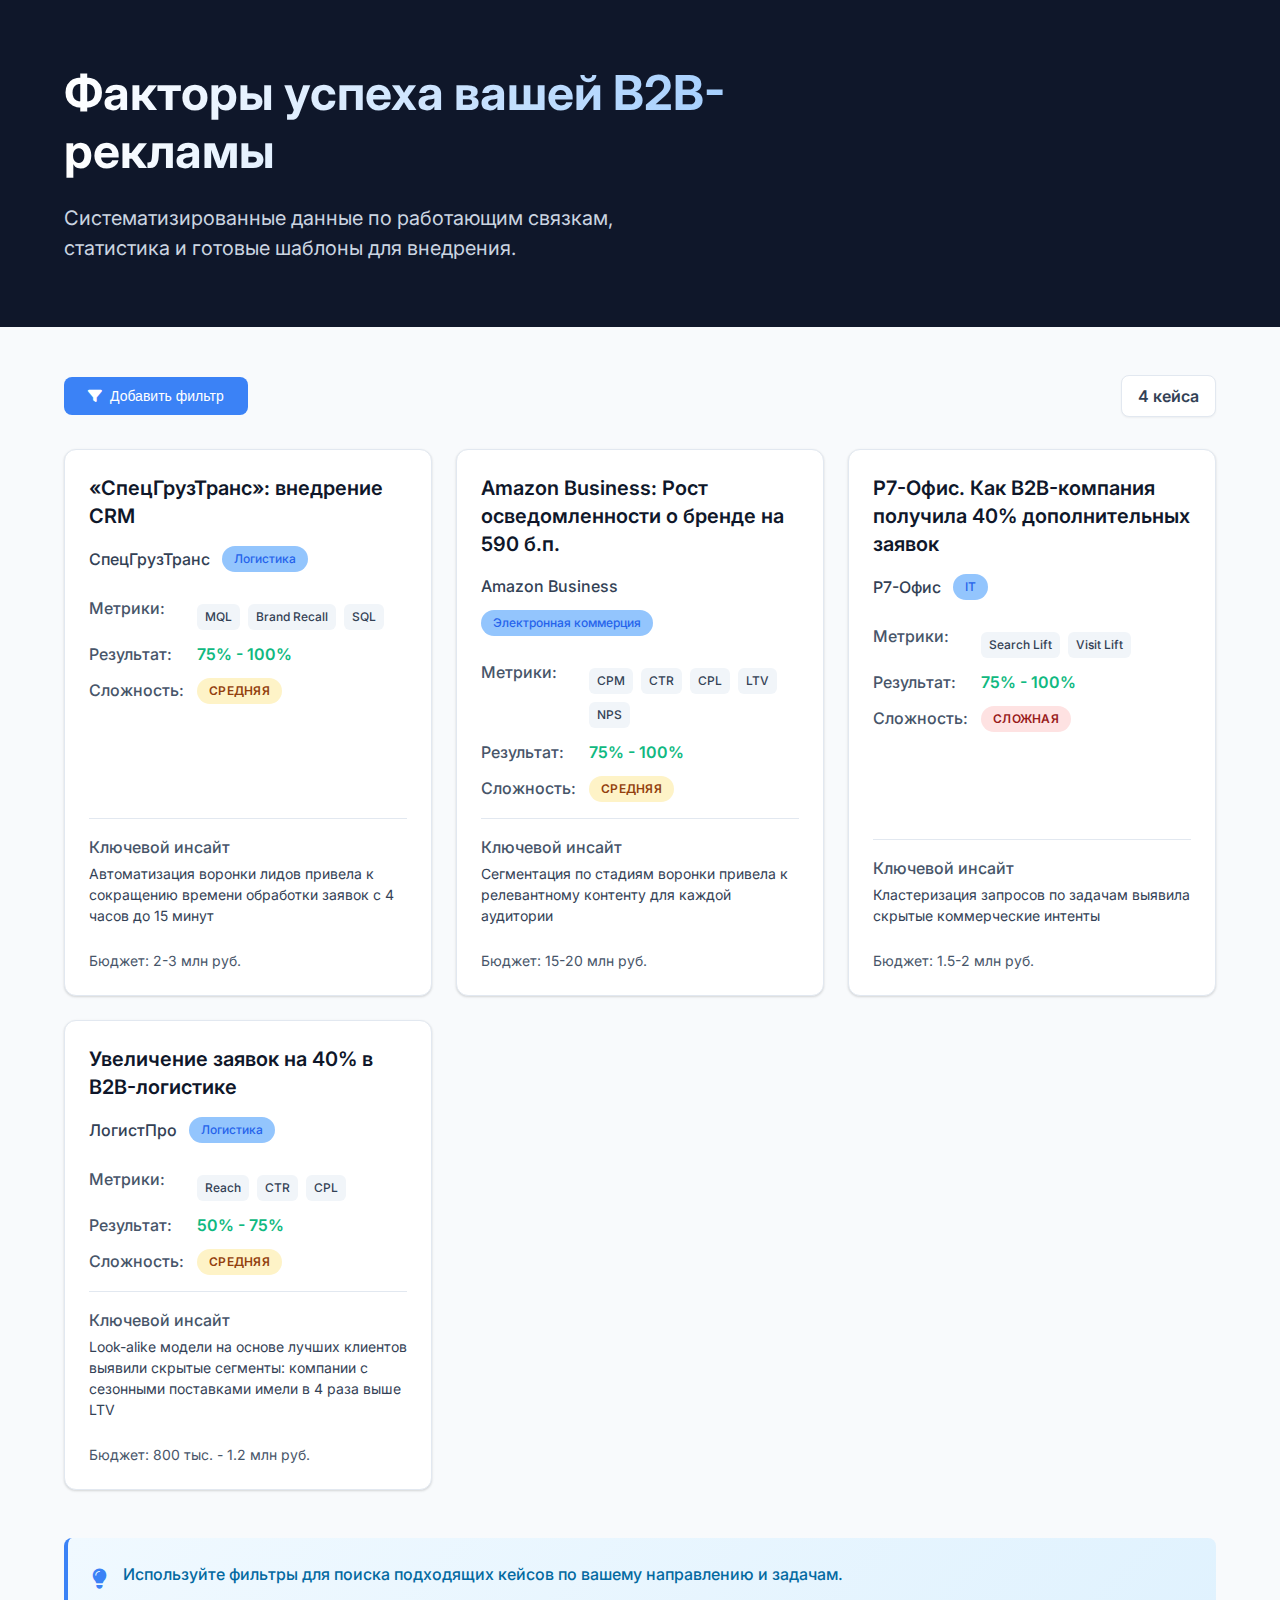
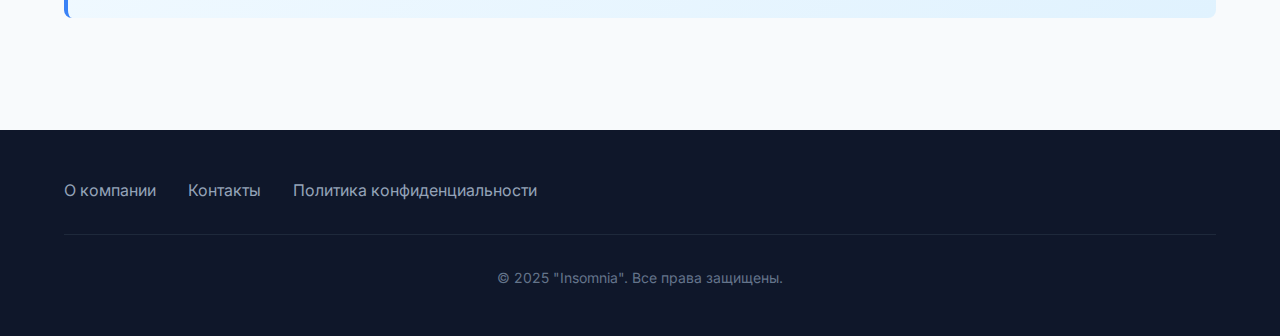
<file: index.html>
<!DOCTYPE html>
<html lang="ru">
<head>
    <meta charset="UTF-8">
    <meta name="viewport" content="width=device-width, initial-scale=1.0">
    <title>Факторы успеха вашей B2B-рекламы</title>
    <link rel="stylesheet" href="style.css">
    <link rel="stylesheet" href="https://cdnjs.cloudflare.com/ajax/libs/font-awesome/6.4.0/css/all.min.css">
    <link href="https://fonts.googleapis.com/css2?family=Inter:wght@300;400;500;600;700&display=swap" rel="stylesheet">
</head>
<body>
    <header class="header">
        <div class="container">
            <div class="header-content">
                <h1 class="header-title">Факторы успеха вашей B2B-рекламы</h1>
                <p class="header-subtitle">Систематизированные данные по работающим связкам, статистика и готовые шаблоны для внедрения.</p>
            </div>
        </div>
    </header>

    <main class="main">
        <div class="container">
            <div class="page-controls">
                <button id="openFilters" class="btn btn-primary">
                    <i class="fas fa-filter"></i> Добавить фильтр
                </button>
                <div class="stats">
                    <span id="casesCount" class="stats-count">4 кейса</span>
                </div>
            </div>

            <div class="cases-grid" id="casesContainer"></div>

            <div class="info-banner">
                <div class="info-icon">
                    <i class="fas fa-lightbulb"></i>
                </div>
                <p>Используйте фильтры для поиска подходящих кейсов по вашему направлению и задачам.</p>
            </div>
        </div>
    </main>

    <footer class="footer">
        <div class="container">
            <div class="footer-content">
                <div class="footer-links">
                    <a href="#" class="footer-link">О компании</a>
                    <a href="#" class="footer-link">Контакты</a>
                    <a href="#" class="footer-link">Политика конфиденциальности</a>
                </div>
                <div class="footer-copyright">
                    <p>© 2025 "Insomnia". Все права защищены.</p>
                </div>
            </div>
        </div>
    </footer>

    <div id="filterModal" class="modal">
        <div class="modal-overlay"></div>
        <div class="modal-container">
            <div class="modal-header">
                <div class="modal-title">
                    <i class="fas fa-sliders-h"></i>
                    <h2>Добавить фильтр</h2>
                </div>
                <button class="modal-close">
                    <i class="fas fa-times"></i>
                </button>
            </div>
            
            <div class="modal-body">
                <div class="filters-grid">
                    <div class="filter-section">
                        <div class="filter-section-header">
                            <i class="fas fa-industry"></i>
                            <h3>Направление деятельности</h3>
                        </div>
                        <div class="filter-options">
                            <label class="filter-option">
                                <input type="checkbox" name="industry" value="IT">
                                <span class="filter-checkbox"></span>
                                <span class="filter-label">IT</span>
                            </label>
                            <label class="filter-option">
                                <input type="checkbox" name="industry" value="Электронная коммерция">
                                <span class="filter-checkbox"></span>
                                <span class="filter-label">Электронная коммерция</span>
                            </label>
                            <label class="filter-option">
                                <input type="checkbox" name="industry" value="Логистика">
                                <span class="filter-checkbox"></span>
                                <span class="filter-label">Логистика</span>
                            </label>
                        </div>
                    </div>

                    <div class="filter-section">
                        <div class="filter-section-header">
                            <i class="fas fa-chart-bar"></i>
                            <h3>Результат</h3>
                        </div>
                        <div class="filter-options">
                            <label class="filter-option">
                                <input type="checkbox" name="result" value="75% - 100%">
                                <span class="filter-checkbox"></span>
                                <span class="filter-label">75% - 100%</span>
                            </label>
                            <label class="filter-option">
                                <input type="checkbox" name="result" value="50% - 75%">
                                <span class="filter-checkbox"></span>
                                <span class="filter-label">50% - 75%</span>
                            </label>
                        </div>
                    </div>

                    <div class="filter-section">
                        <div class="filter-section-header">
                            <i class="fas fa-cogs"></i>
                            <h3>Сложность</h3>
                        </div>
                        <div class="filter-options">
                            <label class="filter-option">
                                <input type="checkbox" name="complexity" value="Низкая">
                                <span class="filter-checkbox"></span>
                                <span class="filter-label">Низкая</span>
                            </label>
                            <label class="filter-option">
                                <input type="checkbox" name="complexity" value="Средняя">
                                <span class="filter-checkbox"></span>
                                <span class="filter-label">Средняя</span>
                            </label>
                            <label class="filter-option">
                                <input type="checkbox" name="complexity" value="Сложная">
                                <span class="filter-checkbox"></span>
                                <span class="filter-label">Сложная</span>
                            </label>
                        </div>
                    </div>

                    <div class="filter-section">
                        <div class="filter-section-header">
                            <i class="fas fa-ruler"></i>
                            <h3>Метрики</h3>
                        </div>
                        <div class="filter-options metrics-grid">
                            <label class="filter-option metric-tooltip" data-tooltip="Лид, готовый к передаче в отдел продаж">
                                <input type="checkbox" name="metrics" value="MQL">
                                <span class="filter-checkbox"></span>
                                <span class="filter-label">MQL</span>
                            </label>
                            <label class="filter-option metric-tooltip" data-tooltip="Вспоминаемость бренда - способность потребителя вспомнить бренд">
                                <input type="checkbox" name="metrics" value="Brand Recall">
                                <span class="filter-checkbox"></span>
                                <span class="filter-label">Brand Recall</span>
                            </label>
                            <label class="filter-option metric-tooltip" data-tooltip="Sales Qualified Lead - лид, готовый к покупке">
                                <input type="checkbox" name="metrics" value="SQL">
                                <span class="filter-checkbox"></span>
                                <span class="filter-label">SQL</span>
                            </label>
                            <label class="filter-option metric-tooltip" data-tooltip="Cost Per Mille - стоимость тысячи показов">
                                <input type="checkbox" name="metrics" value="CPM">
                                <span class="filter-checkbox"></span>
                                <span class="filter-label">CPM</span>
                            </label>
                            <label class="filter-option metric-tooltip" data-tooltip="Click-Through Rate - отношение кликов к показам">
                                <input type="checkbox" name="metrics" value="CTR">
                                <span class="filter-checkbox"></span>
                                <span class="filter-label">CTR</span>
                            </label>
                            <label class="filter-option metric-tooltip" data-tooltip="Cost Per Lead - стоимость привлечения лида">
                                <input type="checkbox" name="metrics" value="CPL">
                                <span class="filter-checkbox"></span>
                                <span class="filter-label">CPL</span>
                            </label>
                            <label class="filter-option metric-tooltip" data-tooltip="Пожизненная ценность клиента">
                                <input type="checkbox" name="metrics" value="LTV">
                                <span class="filter-checkbox"></span>
                                <span class="filter-label">LTV</span>
                            </label>
                            <label class="filter-option metric-tooltip" data-tooltip="Net Promoter Score - индекс лояльности клиентов">
                                <input type="checkbox" name="metrics" value="NPS">
                                <span class="filter-checkbox"></span>
                                <span class="filter-label">NPS</span>
                            </label>
                            <label class="filter-option metric-tooltip" data-tooltip="Рост поисковых запросов по бренду">
                                <input type="checkbox" name="metrics" value="Search Lift">
                                <span class="filter-checkbox"></span>
                                <span class="filter-label">Search Lift</span>
                            </label>
                            <label class="filter-option metric-tooltip" data-tooltip="Рост посещаемости сайта">
                                <input type="checkbox" name="metrics" value="Visit Lift">
                                <span class="filter-checkbox"></span>
                                <span class="filter-label">Visit Lift</span>
                            </label>
                            <label class="filter-option metric-tooltip" data-tooltip="Охват аудитории">
                                <input type="checkbox" name="metrics" value="Reach">
                                <span class="filter-checkbox"></span>
                                <span class="filter-label">Reach</span>
                            </label>
                            <label class="filter-option metric-tooltip" data-tooltip="Среднее количество контактов с рекламой на одного пользователя">
                                <input type="checkbox" name="metrics" value="Frequency">
                                <span class="filter-checkbox"></span>
                                <span class="filter-label">Frequency</span>
                            </label>

                            <label class="filter-option metric-tooltip" data-tooltip="Количество показов рекламных материалов">
                                <input type="checkbox" name="metrics" value="Impressions">
                                <span class="filter-checkbox"></span>
                                <span class="filter-label">Impressions</span>
                            </label>

                            <label class="filter-option metric-tooltip" data-tooltip="Количество просмотров видеорекламы">
                                <input type="checkbox" name="metrics" value="Video Views">
                                <span class="filter-checkbox"></span>
                                <span class="filter-label">Video Views</span>
                            </label>

                            <label class="filter-option metric-tooltip" data-tooltip="Количество уникальных посетителей сайта">
                                <input type="checkbox" name="metrics" value="Website Visitors">
                                <span class="filter-checkbox"></span>
                                <span class="filter-label">Website Visitors</span>
                            </label>

                            <label class="filter-option metric-tooltip" data-tooltip="Среднее время реакции на входящий лид">
                                <input type="checkbox" name="metrics" value="Time to Response">
                                <span class="filter-checkbox"></span>
                                <span class="filter-label">Time to Response</span>
                            </label>

                            <label class="filter-option metric-tooltip" data-tooltip="Конверсия лидов в клиентов">
                                <input type="checkbox" name="metrics" value="Lead-to-Customer Rate">
                                <span class="filter-checkbox"></span>
                                <span class="filter-label">Lead-to-Customer Rate</span>
                            </label>

                            <label class="filter-option metric-tooltip" data-tooltip="Доля выигранных сделок от общего числа возможностей">
                                <input type="checkbox" name="metrics" value="Win Rate">
                                <span class="filter-checkbox"></span>
                                <span class="filter-label">Win Rate</span>
                            </label>

                            <label class="filter-option metric-tooltip" data-tooltip="Средняя длительность цикла сделки">
                                <input type="checkbox" name="metrics" value="Sales Cycle">
                                <span class="filter-checkbox"></span>
                                <span class="filter-label">Sales Cycle</span>
                            </label>

                            <label class="filter-option metric-tooltip" data-tooltip="Средний размер сделки">
                                <input type="checkbox" name="metrics" value="Average Deal Size">
                                <span class="filter-checkbox"></span>
                                <span class="filter-label">Average Deal Size</span>
                            </label>

                            <label class="filter-option metric-tooltip" data-tooltip="Доля клиентов, продолжающих сотрудничество">
                                <input type="checkbox" name="metrics" value="Customer Retention Rate">
                                <span class="filter-checkbox"></span>
                                <span class="filter-label">Customer Retention Rate</span>
                            </label>

                            <label class="filter-option metric-tooltip" data-tooltip="Доля повторных покупок">
                                <input type="checkbox" name="metrics" value="Repeat Purchase Rate">
                                <span class="filter-checkbox"></span>
                                <span class="filter-label">Repeat Purchase Rate</span>
                            </label>

                            <label class="filter-option metric-tooltip" data-tooltip="Возврат инвестиций в маркетинг">
                                <input type="checkbox" name="metrics" value="ROI/ROMI">
                                <span class="filter-checkbox"></span>
                                <span class="filter-label">ROI / ROMI</span>
                            </label>

                        </div>
                    </div>
                </div>
            </div>

            <div class="modal-footer">
                <button id="resetFilters" class="btn btn-secondary">Сбросить</button>
                <button id="applyFilters" class="btn btn-primary">Применить фильтры</button>
            </div>
        </div>
    </div>

    <script src="cases.js"></script>
    <script src="script.js"></script>
</body>
</html>
</file>
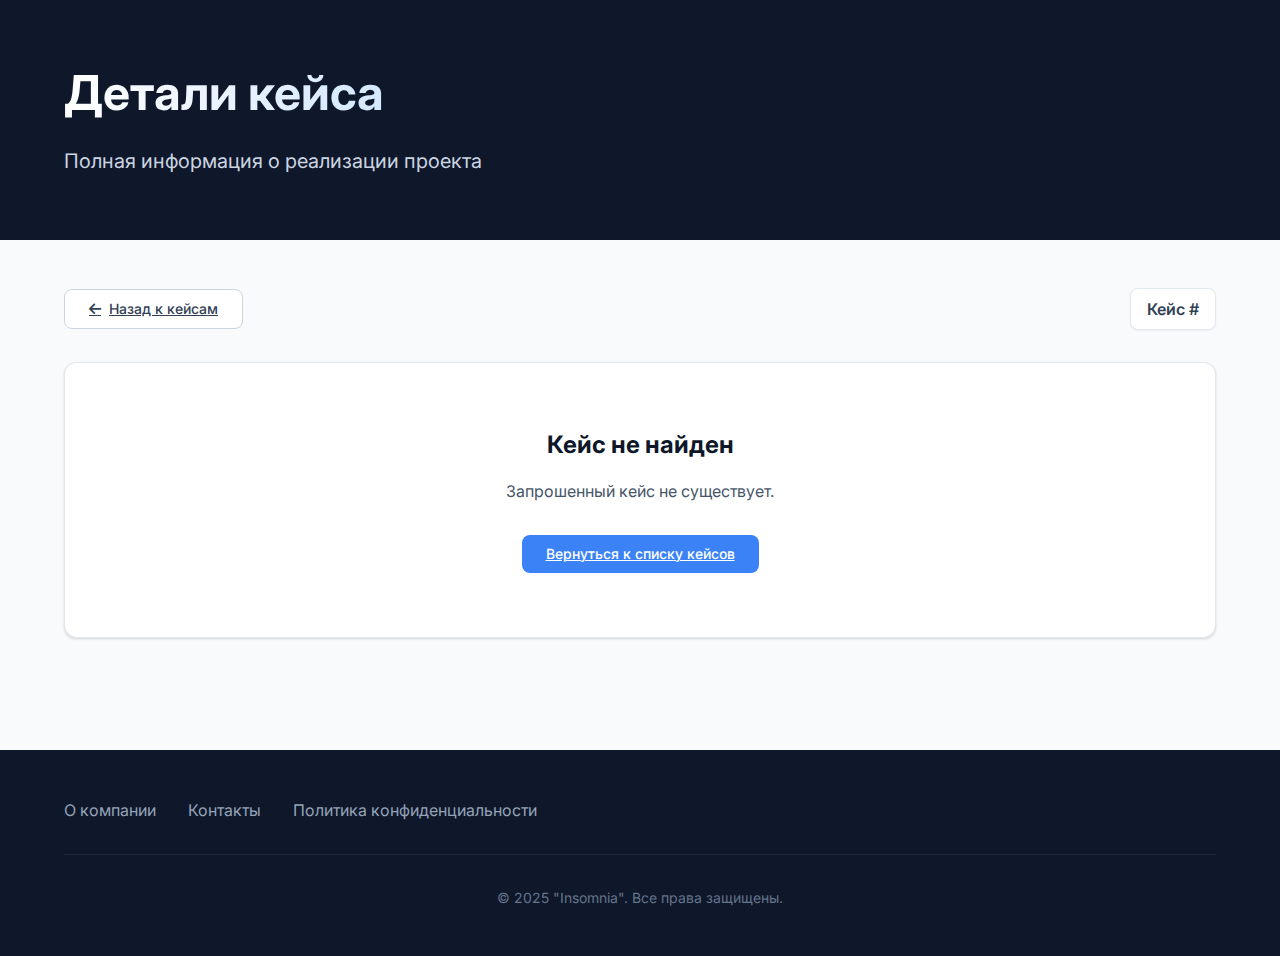
<file: case-detail.html>
<!DOCTYPE html>
<html lang="ru">
<head>
    <meta charset="UTF-8">
    <meta name="viewport" content="width=device-width, initial-scale=1.0">
    <title>Детали кейса</title>
    <link rel="stylesheet" href="style.css">
    <link rel="stylesheet" href="https://cdnjs.cloudflare.com/ajax/libs/font-awesome/6.4.0/css/all.min.css">
    <link href="https://fonts.googleapis.com/css2?family=Inter:wght@300;400;500;600;700&display=swap" rel="stylesheet">
</head>
<body>
    <header class="header">
        <div class="container">
            <div class="header-content">
                <h1 class="header-title">Детали кейса</h1>
                <p class="header-subtitle">Полная информация о реализации проекта</p>
            </div>
        </div>
    </header>

    <main class="main">
        <div class="container">
            <div class="page-controls">
                <a href="index.html" class="btn btn-secondary">
                    <i class="fas fa-arrow-left"></i> Назад к кейсам
                </a>
                <div class="stats">
                    <span class="stats-count">Кейс #<span id="caseNumber"></span></span>
                </div>
            </div>

            <div id="caseDetail" class="case-detail"></div>
        </div>
    </main>

    <footer class="footer">
        <div class="container">
            <div class="footer-content">
                <div class="footer-links">
                    <a href="#" class="footer-link">О компании</a>
                    <a href="#" class="footer-link">Контакты</a>
                    <a href="#" class="footer-link">Политика конфиденциальности</a>
                </div>
                <div class="footer-copyright">
                    <p>© 2025 "Insomnia". Все права защищены.</p>
                </div>
            </div>
        </div>
    </footer>

    <script src="cases.js"></script>
    <script>
        document.addEventListener('DOMContentLoaded', function() {
            const caseDetail = document.getElementById('caseDetail');
            const caseNumber = document.getElementById('caseNumber');
            
            const urlParams = new URLSearchParams(window.location.search);
            const caseId = parseInt(urlParams.get('id'));
            
            const caseItem = caseStudies.find(c => c.id === caseId);
            
            if (!caseItem) {
                caseDetail.innerHTML = `
                    <div class="error-message">
                        <h2>Кейс не найден</h2>
                        <p>Запрошенный кейс не существует.</p>
                        <a href="index.html" class="btn btn-primary">Вернуться к списку кейсов</a>
                    </div>
                `;
                return;
            }
            
            caseNumber.textContent = caseId;
            
            let complexityClass = 'complexity-medium';
            if (caseItem.complexity === 'Сложная') complexityClass = 'complexity-high';
            
            const metricsHTML = caseItem.metrics.map(metric => 
                `<span class="metric-tag">${metric}</span>`
            ).join('');
            
            let resultsHTML = '';
            for (const [key, value] of Object.entries(caseItem.results)) {
                let label = key;
                switch(key) {
                    case 'mql': label = 'MQL (Marketing Qualified Lead)'; break;
                    case 'brandRecall': label = 'Узнаваемость бренда'; break;
                    case 'sql': label = 'SQL (Sales Qualified Lead)'; break;
                    case 'winRate': label = 'Win Rate'; break;
                    case 'salesCycle': label = 'Цикл продаж'; break;
                    case 'profit': label = 'Рост прибыли'; break;
                    case 'brandAwareness': label = 'Осведомленность о бренде'; break;
                    case 'ctr': label = 'CTR'; break;
                    case 'ltv': label = 'LTV'; break;
                    case 'nps': label = 'NPS'; break;
                    case 'searchTraffic': label = 'Поисковый трафик'; break;
                    case 'conversions': label = 'Конверсии'; break;
                    case 'cpl': label = 'CPL'; break;
                    case 'roi': label = 'ROI'; break;
                    case 'leads': label = 'Заявки'; break;
                    case 'reach': label = 'Охват'; break;
                }
                
                resultsHTML += `
                    <div class="result-item">
                        <i class="fas fa-chart-line"></i>
                        <div>
                            <strong>${label}</strong>
                            <span class="result-value">${value}</span>
                        </div>
                    </div>
                `;
            }
            
            let insightsHTML = '';
            if (caseItem.keyInsights && caseItem.keyInsights.length > 0) {
                insightsHTML = caseItem.keyInsights.map(insight => `
                    <div class="insight-card">
                        <i class="fas fa-lightbulb"></i>
                        <span class="insight-text">${insight}</span>
                    </div>
                `).join('');
            }
            
            caseDetail.innerHTML = `
                <div class="case-detail-header">
                    <div class="case-detail-title">
                        <h2>${caseItem.title}</h2>
                        <div class="case-detail-meta">
                            <span class="company-badge">${caseItem.company}</span>
                            <span class="case-complexity ${complexityClass}">${caseItem.complexity}</span>
                            <span class="case-result-badge">${caseItem.result}</span>
                        </div>
                    </div>
                </div>
                
                <div class="case-detail-content">
                    <div class="case-section">
                        <h3 class="case-section-title">
                            <i class="fas fa-file-alt"></i>
                            О проекте
                        </h3>
                        <div class="case-section-content">
                            <p>${caseItem.fullDescription}</p>
                        </div>
                    </div>
                    
                    <div class="case-section">
                        <h3 class="case-section-title">
                            <i class="fas fa-industry"></i>
                            Направление деятельности
                        </h3>
                        <div class="case-section-content">
                            <div class="case-industries">
                                ${caseItem.industry.map(ind => `<span class="industry-tag">${ind}</span>`).join('')}
                            </div>
                        </div>
                    </div>
                    
                    <div class="case-section">
                        <h3 class="case-section-title">
                            <i class="fas fa-ruler"></i>
                            Отслеживаемые метрики
                        </h3>
                        <div class="case-section-content">
                            <div class="case-metrics">
                                ${metricsHTML}
                            </div>
                        </div>
                    </div>
                    
                    <div class="case-section">
                        <h3 class="case-section-title">
                            <i class="fas fa-lightbulb"></i>
                            Ключевые выводы и инсайты
                        </h3>
                        <div class="case-section-content">
                            <div class="insights-grid">
                                ${insightsHTML}
                            </div>
                        </div>
                    </div>
                    
                                       <div class="case-section implementation-details">
                        <h3 class="case-section-title">
                            <i class="fas fa-cogs"></i>
                            Детали реализации
                        </h3>
                        <div class="case-section-content">
                            <div class="implementation-details-grid">
                                ${caseItem.implementationTime ? `
                                    <div class="implementation-item">
                                        <span class="implementation-label">Срок реализации</span>
                                        <span class="implementation-value">${caseItem.implementationTime}</span>
                                    </div>
                                ` : ''}
                                ${caseItem.budget ? `
                                    <div class="implementation-item">
                                        <span class="implementation-label">Бюджет</span>
                                        <span class="implementation-value">${caseItem.budget}</span>
                                    </div>
                                ` : ''}
                                ${caseItem.teamSize ? `
                                    <div class="implementation-item">
                                        <span class="implementation-label">Команда проекта</span>
                                        <span class="implementation-value">${caseItem.teamSize}</span>
                                    </div>
                                ` : ''}
                            </div>
                        </div>
                    </div>
                    
                    <div class="case-section">
                        <h3 class="case-section-title">
                            <i class="fas fa-chart-line"></i>
                            Достигнутые результаты
                        </h3>
                        <div class="case-section-content">
                            <div class="results-grid">
                                ${resultsHTML}
                            </div>
                        </div>
                    </div>
                </div>
            `;
        });
    </script>
</body>
</html>
</file>
<file: style.css>
* {
    margin: 0;
    padding: 0;
    box-sizing: border-box;
}

:root {
    --primary: #3b82f6;
    --primary-dark: #2563eb;
    --primary-light: #93c5fd;
    --secondary: #64748b;
    --success: #10b981;
    --warning: #f59e0b;
    --danger: #ef4444;
    --light: #f8fafc;
    --dark: #1e293b;
    --gray-50: #f8fafc;
    --gray-100: #f1f5f9;
    --gray-200: #e2e8f0;
    --gray-300: #cbd5e1;
    --gray-400: #94a3b8;
    --gray-500: #64748b;
    --gray-600: #475569;
    --gray-700: #334155;
    --gray-800: #1e293b;
    --gray-900: #0f172a;
    --radius-sm: 0.375rem;
    --radius: 0.5rem;
    --radius-lg: 0.75rem;
    --radius-xl: 1rem;
    --shadow-sm: 0 1px 2px 0 rgba(0, 0, 0, 0.05);
    --shadow: 0 1px 3px 0 rgba(0, 0, 0, 0.1), 0 1px 2px 0 rgba(0, 0, 0, 0.06);
    --shadow-md: 0 4px 6px -1px rgba(0, 0, 0, 0.1), 0 2px 4px -1px rgba(0, 0, 0, 0.06);
    --shadow-lg: 0 10px 15px -3px rgba(0, 0, 0, 0.1), 0 4px 6px -2px rgba(0, 0, 0, 0.05);
    --shadow-xl: 0 20px 25px -5px rgba(0, 0, 0, 0.1), 0 10px 10px -5px rgba(0, 0, 0, 0.04);
}

body {
    font-family: 'Inter', -apple-system, BlinkMacSystemFont, sans-serif;
    line-height: 1.5;
    color: var(--gray-800);
    background-color: var(--gray-50);
    -webkit-font-smoothing: antialiased;
    -moz-osx-font-smoothing: grayscale;
}

.container {
    width: 100%;
    max-width: 1200px;
    margin: 0 auto;
    padding: 0 1.5rem;
}

.header {
    background: var(--gray-900);
    padding: 4rem 0;
    position: relative;
    overflow: hidden;
    
}

.header::before {
    content: '';
    position: absolute;
    top: 0;
    right: 0;
    width: 40%;
    height: 100%;
    background: none;
    opacity: 0.1;
}

.header-content {
    position: relative;
    z-index: 1;
    max-width: 800px;
}

.header-title {
    font-size: 3rem;
    font-weight: 700;
    line-height: 1.2;
    margin-bottom: 1.5rem;
    background: linear-gradient(90deg, white, var(--primary-light));
    -webkit-background-clip: text;
    background-clip: text;
    -webkit-text-fill-color: transparent;
}

.header-subtitle {
    font-size: 1.25rem;
    color: var(--gray-300);
    max-width: 600px;
}

.main {
    padding: 3rem 0;
}

.page-controls {
    display: flex;
    justify-content: space-between;
    align-items: center;
    margin-bottom: 2rem;
    flex-wrap: wrap;
    gap: 1rem;
}

.btn {
    display: inline-flex;
    align-items: center;
    justify-content: center;
    gap: 0.5rem;
    padding: 0.75rem 1.5rem;
    border-radius: var(--radius);
    font-weight: 500;
    font-size: 0.875rem;
    cursor: pointer;
    border: none;
    transition: all 0.2s ease;
    line-height: 1;
}

.btn i {
    font-size: 0.875rem;
}

.btn-primary {
    background-color: var(--primary);
    color: white;
}

.btn-primary:hover {
    background-color: var(--primary-dark);
    transform: translateY(-1px);
    box-shadow: var(--shadow-md);
}

.btn-secondary {
    background-color: white;
    color: var(--gray-700);
    border: 1px solid var(--gray-300);
}

.btn-secondary:hover {
    background-color: var(--gray-50);
    border-color: var(--gray-400);
}

.stats {
    display: flex;
    align-items: center;
    gap: 0.5rem;
    padding: 0.5rem 1rem;
    background: white;
    border-radius: var(--radius);
    border: 1px solid var(--gray-200);
    box-shadow: var(--shadow-sm);
}

.stats-count {
    font-weight: 600;
    color: var(--gray-700);
}

.cases-grid {
    display: grid;
    grid-template-columns: repeat(auto-fill, minmax(350px, 1fr));
    gap: 1.5rem;
    margin-bottom: 3rem;
}

.case-card {
    background: white;
    border-radius: var(--radius-lg);
    overflow: hidden;
    box-shadow: var(--shadow);
    border: 1px solid var(--gray-200);
    transition: all 0.3s ease;
    display: flex;
    flex-direction: column;
    height: 100%;
    position: relative;
    cursor: pointer;
}

.case-card:hover {
    transform: translateY(-4px);
    box-shadow: var(--shadow-xl);
    border-color: var(--primary-light);
}

.case-card::after {
    content: '→';
    position: absolute;
    top: 1.5rem;
    right: 1.5rem;
    color: var(--primary);
    font-weight: 700;
    font-size: 1.25rem;
    opacity: 0;
    transition: opacity 0.3s ease;
}

.case-card:hover::after {
    opacity: 1;
}

.case-card-content {
    padding: 1.5rem;
    flex: 1;
    display: flex;
    flex-direction: column;
    gap: 1rem;
}

.case-title {
    font-size: 1.25rem;
    font-weight: 600;
    color: var(--gray-900);
    line-height: 1.4;
}

.case-meta {
    display: flex;
    flex-wrap: wrap;
    gap: 0.75rem;
    align-items: center;
    margin-bottom: 0.5rem;
}

.case-company {
    font-weight: 500;
    color: var(--gray-700);
}

.case-industry {
    background-color: var(--primary-light);
    color: var(--primary-dark);
    padding: 0.25rem 0.75rem;
    border-radius: 1rem;
    font-size: 0.75rem;
    font-weight: 500;
}

.case-info {
    display: flex;
    flex-direction: column;
    gap: 0.75rem;
}

.case-info-item {
    display: flex;
    gap: 0.5rem;
}

.case-info-label {
    font-weight: 500;
    color: var(--gray-600);
    min-width: 100px;
    flex-shrink: 0;
}

.case-info-value {
    color: var(--gray-800);
    flex: 1;
}

.case-metrics {
    display: flex;
    flex-wrap: wrap;
    gap: 0.5rem;
    margin-top: 0.5rem;
}

.metric-tag {
    background-color: var(--gray-100);
    color: var(--gray-700);
    padding: 0.25rem 0.5rem;
    border-radius: var(--radius-sm);
    font-size: 0.75rem;
    font-weight: 500;
}

.case-complexity {
    display: inline-block;
    padding: 0.25rem 0.75rem;
    border-radius: 1rem;
    font-size: 0.75rem;
    font-weight: 600;
    text-transform: uppercase;
    letter-spacing: 0.025em;
}

.complexity-medium {
    background-color: #fef3c7;
    color: #92400e;
}

.complexity-high {
    background-color: #fee2e2;
    color: #991b1b;
}

.case-result {
    font-weight: 600;
    color: var(--success);
}

.case-insight {
    margin-top: auto;
    padding-top: 1rem;
    border-top: 1px solid var(--gray-200);
}

.case-insight-label {
    font-weight: 500;
    color: var(--gray-600);
    margin-bottom: 0.25rem;
}

.case-insight-text {
    color: var(--gray-700);
    font-size: 0.875rem;
    line-height: 1.5;
}

.case-budget {
    font-size: 0.875rem;
    color: var(--gray-600);
    margin-top: 0.5rem;
}

.info-banner {
    display: flex;
    align-items: flex-start;
    gap: 1rem;
    padding: 1.5rem;
    background: linear-gradient(135deg, #f0f9ff 0%, #e0f2fe 100%);
    border-radius: var(--radius);
    border-left: 4px solid var(--primary);
}

.info-icon {
    color: var(--primary);
    font-size: 1.25rem;
    margin-top: 0.125rem;
}

.info-banner p {
    color: #0369a1;
    font-weight: 500;
    margin: 0;
    flex: 1;
}

.footer {
    background-color: var(--gray-900);
    color: var(--gray-300);
    padding: 3rem 0;
    margin-top: 4rem;
}

.footer-content {
    display: flex;
    flex-direction: column;
    gap: 2rem;
}

.footer-links {
    display: flex;
    gap: 2rem;
    flex-wrap: wrap;
}

.footer-link {
    color: var(--gray-400);
    text-decoration: none;
    transition: color 0.2s ease;
}

.footer-link:hover {
    color: white;
}

.footer-copyright {
    border-top: 1px solid var(--gray-800);
    padding-top: 2rem;
    text-align: center;
    color: var(--gray-500);
    font-size: 0.875rem;
}

.modal {
    display: none;
    position: fixed;
    top: 0;
    left: 0;
    width: 100%;
    height: 100%;
    z-index: 1000;
}

.modal-overlay {
    position: absolute;
    top: 0;
    left: 0;
    width: 100%;
    height: 100%;
    background-color: rgba(0, 0, 0, 0.5);
    backdrop-filter: blur(4px);
}

.modal-container {
    position: relative;
    background-color: white;
    width: 90%;
    max-width: 800px;
    max-height: 90vh;
    margin: 5vh auto;
    border-radius: var(--radius-xl);
    box-shadow: var(--shadow-xl);
    display: flex;
    flex-direction: column;
    overflow: hidden;
}

.modal-header {
    padding: 1.5rem 2rem;
    border-bottom: 1px solid var(--gray-200);
    display: flex;
    justify-content: space-between;
    align-items: center;
}

.modal-title {
    display: flex;
    align-items: center;
    gap: 0.75rem;
}

.modal-title i {
    color: var(--primary);
    font-size: 1.25rem;
}

.modal-title h2 {
    font-size: 1.5rem;
    font-weight: 600;
    color: var(--gray-900);
}

.modal-close {
    background: none;
    border: none;
    color: var(--gray-500);
    font-size: 1.25rem;
    cursor: pointer;
    padding: 0.5rem;
    border-radius: var(--radius-sm);
    transition: all 0.2s ease;
}

.modal-close:hover {
    background-color: var(--gray-100);
    color: var(--gray-700);
}

.modal-body {
    padding: 2rem;
    overflow-y: auto;
    flex: 1;
}

.filters-grid {
    display: flex;
    flex-direction: column;
    gap: 2rem;
}

.filter-section {
    display: flex;
    flex-direction: column;
    gap: 1rem;
}

.filter-section-header {
    display: flex;
    align-items: center;
    gap: 0.75rem;
}

.filter-section-header i {
    color: var(--primary);
    font-size: 1.125rem;
}

.filter-section-header h3 {
    font-size: 1.125rem;
    font-weight: 600;
    color: var(--gray-800);
}

.filter-options {
    display: flex;
    flex-wrap: wrap;
    gap: 0.75rem;
}

.filter-option {
    position: relative;
    cursor: pointer;
}

.filter-option input[type="checkbox"] {
    position: absolute;
    opacity: 0;
    width: 0;
    height: 0;
}

.filter-checkbox {
    display: inline-flex;
    align-items: center;
    justify-content: center;
    width: 20px;
    height: 20px;
    border: 2px solid var(--gray-300);
    border-radius: var(--radius-sm);
    background: white;
    transition: all 0.2s ease;
    margin-right: 0.5rem;
}

.filter-checkbox::after {
    content: '';
    width: 10px;
    height: 10px;
    background-color: var(--primary);
    border-radius: 2px;
    opacity: 0;
    transition: opacity 0.2s ease;
}

.filter-option input[type="checkbox"]:checked + .filter-checkbox {
    border-color: var(--primary);
    background-color: var(--primary);
}

.filter-option input[type="checkbox"]:checked + .filter-checkbox::after {
    opacity: 1;
}

.filter-option input[type="checkbox"]:checked + .filter-checkbox + .filter-label {
    color: var(--gray-900);
    font-weight: 500;
}

.filter-label {
    color: var(--gray-700);
    font-size: 0.875rem;
    user-select: none;
}

.metrics-grid {
    display: grid;
    grid-template-columns: repeat(auto-fill, minmax(180px, 1fr));
    gap: 0.75rem;
    padding: 1rem;
    background-color: var(--gray-50);
    border-radius: var(--radius);
    border: 1px solid var(--gray-200);
    
    overflow-y: auto;
    max-height: 500px;        
    padding-top: 50px;        
         
    padding-left: 40px;   
    
         
    margin-left: -40px;       
     
}


.metric-tooltip {
    position: relative;
}

.metric-tooltip::before {
    content: attr(data-tooltip);
    position: absolute;
    bottom: 100%;
    left: 50%;
    transform: translateX(-50%);
    background-color: var(--gray-900);
    color: white;
    padding: 0.5rem 0.75rem;
    border-radius: var(--radius-sm);
    font-size: 0.75rem;
    font-weight: 400;
    white-space: nowrap;
    opacity: 0;
    visibility: hidden;
    transition: all 0.2s ease;
    z-index: 100;
    pointer-events: none;
    margin-bottom: 0.5rem;
}

.metric-tooltip::after {
    content: '';
    position: absolute;
    bottom: 100%;
    left: 50%;
    transform: translateX(-50%);
    border: 5px solid transparent;
    border-top-color: var(--gray-900);
    opacity: 0;
    visibility: hidden;
    transition: all 0.2s ease;
    z-index: 100;
    pointer-events: none;
    margin-bottom: -5px;
}

.metric-tooltip:hover::before,
.metric-tooltip:hover::after {
    opacity: 1;
    visibility: visible;
}


.modal-footer {
    padding: 1.5rem 2rem;
    border-top: 1px solid var(--gray-200);
    display: flex;
    justify-content: space-between;
    align-items: center;
}


.case-detail {
    background: white;
    border-radius: var(--radius-lg);
    overflow: hidden;
    box-shadow: var(--shadow);
    border: 1px solid var(--gray-200);
}

.case-detail-header {
    padding: 2rem;
    border-bottom: 1px solid var(--gray-200);
    background: linear-gradient(135deg, var(--gray-50) 0%, var(--gray-100) 100%);
}

.case-detail-title h2 {
    font-size: 2rem;
    font-weight: 700;
    color: var(--gray-900);
    margin-bottom: 1rem;
}

.case-detail-meta {
    display: flex;
    gap: 1rem;
    flex-wrap: wrap;
    align-items: center;
}

.company-badge {
    background-color: var(--primary);
    color: white;
    padding: 0.5rem 1rem;
    border-radius: var(--radius);
    font-weight: 600;
    font-size: 0.875rem;
}

.case-result-badge {
    background-color: var(--success);
    color: white;
    padding: 0.5rem 1rem;
    border-radius: var(--radius);
    font-weight: 600;
    font-size: 0.875rem;
}

.case-detail-content {
    padding: 2rem;
}

.case-section {
    margin-bottom: 2.5rem;
}

.case-section:last-child {
    margin-bottom: 0;
}

.case-section-title {
    display: flex;
    align-items: center;
    gap: 0.75rem;
    font-size: 1.25rem;
    font-weight: 600;
    color: var(--gray-800);
    margin-bottom: 1rem;
}

.case-section-title i {
    color: var(--primary);
}

.case-section-content {
    margin-left: 2rem;
}

.case-industries {
    display: flex;
    gap: 0.75rem;
    flex-wrap: wrap;
}

.industry-tag {
    background-color: var(--primary-light);
    color: var(--primary-dark);
    padding: 0.5rem 1rem;
    border-radius: var(--radius);
    font-weight: 500;
    font-size: 0.875rem;
}

.insights-grid {
    display: grid;
    grid-template-columns: repeat(auto-fill, minmax(300px, 1fr));
    gap: 1rem;
}

.insight-card {
    background: var(--gray-50);
    border-left: 4px solid var(--primary);
    padding: 1rem;
    border-radius: var(--radius);
    display: flex;
    align-items: flex-start;
    gap: 0.75rem;
}

.insight-card i {
    color: var(--primary);
    font-size: 1rem;
    margin-top: 0.125rem;
}

.insight-text {
    color: var(--gray-700);
    font-size: 0.875rem;
    line-height: 1.5;
    flex: 1;
}

.implementation-details {
    display: grid;
    grid-template-columns: repeat(auto-fit, minmax(200px, 1fr));
    gap: 1.5rem;
    padding: 1.5rem;
    background: var(--gray-50);
    border-radius: var(--radius);
    border: 1px solid var(--gray-200);
}

.implementation-item {
    display: flex;
    flex-direction: column;
    gap: 0.5rem;
}

.implementation-label {
    font-size: 0.875rem;
    color: var(--gray-600);
    font-weight: 500;
}

.implementation-value {
    font-size: 1rem;
    color: var(--gray-800);
    font-weight: 600;
}

.results-grid {
    display: grid;
    grid-template-columns: repeat(auto-fill, minmax(250px, 1fr));
    gap: 1rem;
}

.result-item {
    background: var(--gray-50);
    border-left: 4px solid var(--success);
    padding: 1rem;
    border-radius: var(--radius);
    display: flex;
    align-items: flex-start;
    gap: 0.75rem;
}

.result-item i {
    color: var(--success);
    font-size: 1rem;
    margin-top: 0.125rem;
}

.result-content {
    flex: 1;
}

.result-label {
    font-size: 0.875rem;
    color: var(--gray-600);
    font-weight: 500;
    margin-bottom: 0.25rem;
}

.result-value {
    font-size: 1.25rem;
    color: var(--gray-900);
    font-weight: 700;
}

.error-message {
    text-align: center;
    padding: 4rem 2rem;
    background: white;
    border-radius: var(--radius-lg);
    box-shadow: var(--shadow);
}

.error-message h2 {
    font-size: 1.5rem;
    color: var(--gray-900);
    margin-bottom: 1rem;
}

.error-message p {
    color: var(--gray-600);
    margin-bottom: 2rem;
}

@media (max-width: 768px) {
    .header-title {
        font-size: 2.25rem;
    }
    
    .header-subtitle {
        font-size: 1.125rem;
    }
    
    .cases-grid {
        grid-template-columns: 1fr;
    }
    
    .modal-container {
        width: 95%;
        margin: 2vh auto;
    }
    
    .modal-body {
        padding: 1.5rem;
    }
    
    .metrics-grid {
        grid-template-columns: repeat(auto-fill, minmax(150px, 1fr));
    }
    
    .modal-footer {
        flex-direction: column;
        gap: 1rem;
    }
    
    .modal-footer .btn {
        width: 100%;
    }
    
    .case-detail-header {
        padding: 1.5rem;
    }
    
    .case-detail-title h2 {
        font-size: 1.75rem;
    }
    
    .case-detail-content {
        padding: 1.5rem;
    }
    
    .case-section-content {
        margin-left: 0;
    }
    
    .insights-grid {
        grid-template-columns: 1fr;
    }
    
    .implementation-details {
        grid-template-columns: 1fr;
    }
    
    
    .results-grid {
        grid-template-columns: 1fr;
    }
}

@media (max-width: 480px) {
    .header {
        padding: 3rem 0;
    }
    
    .header-title {
        font-size: 1.875rem;
    }
    
    .page-controls {
        flex-direction: column;
        align-items: stretch;
    }
    
    .metrics-grid {
        grid-template-columns: 1fr;
    }
    
    .modal-header {
        padding: 1.25rem 1.5rem;
    }
    
    .modal-body {
        padding: 1.25rem;
    }
    
    .modal-footer {
        padding: 1.25rem 1.5rem;
    }
    
    .case-detail-meta {
        flex-direction: column;
        align-items: flex-start;
    }
    



}
</file>
